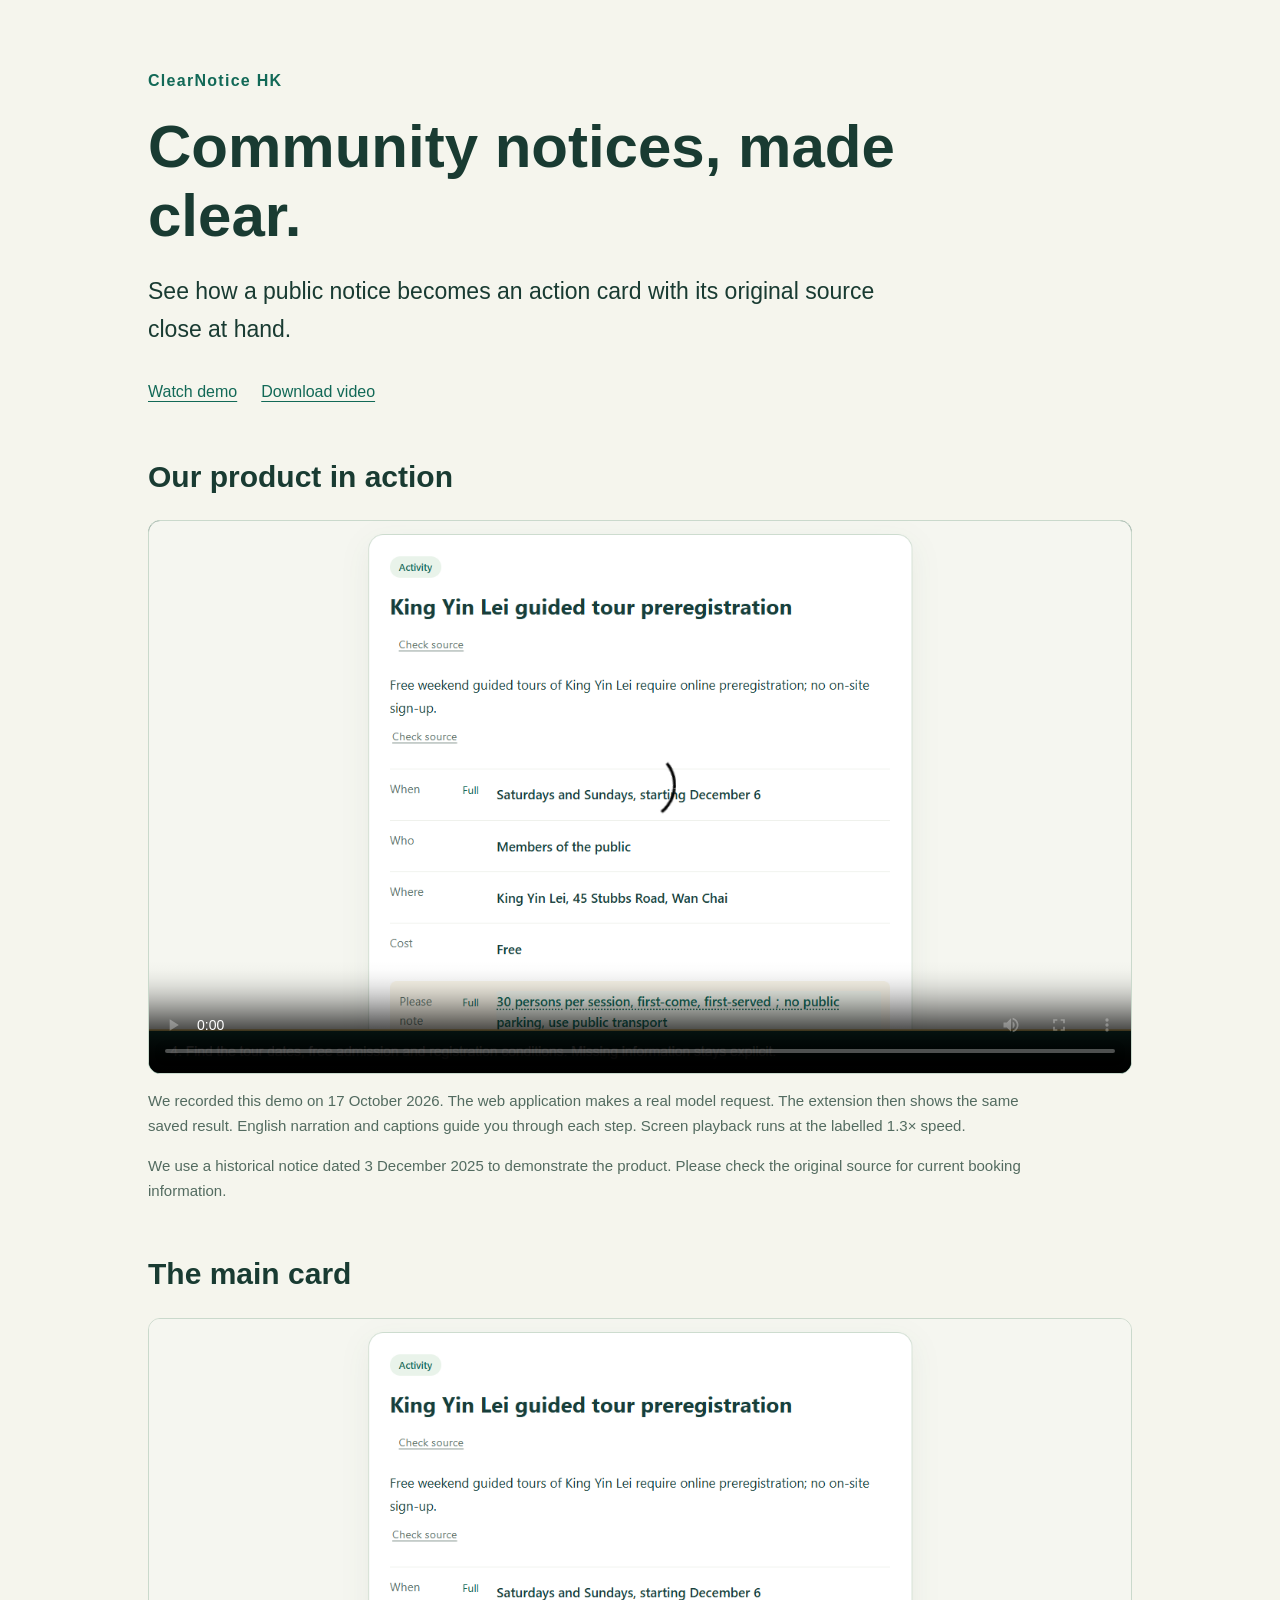
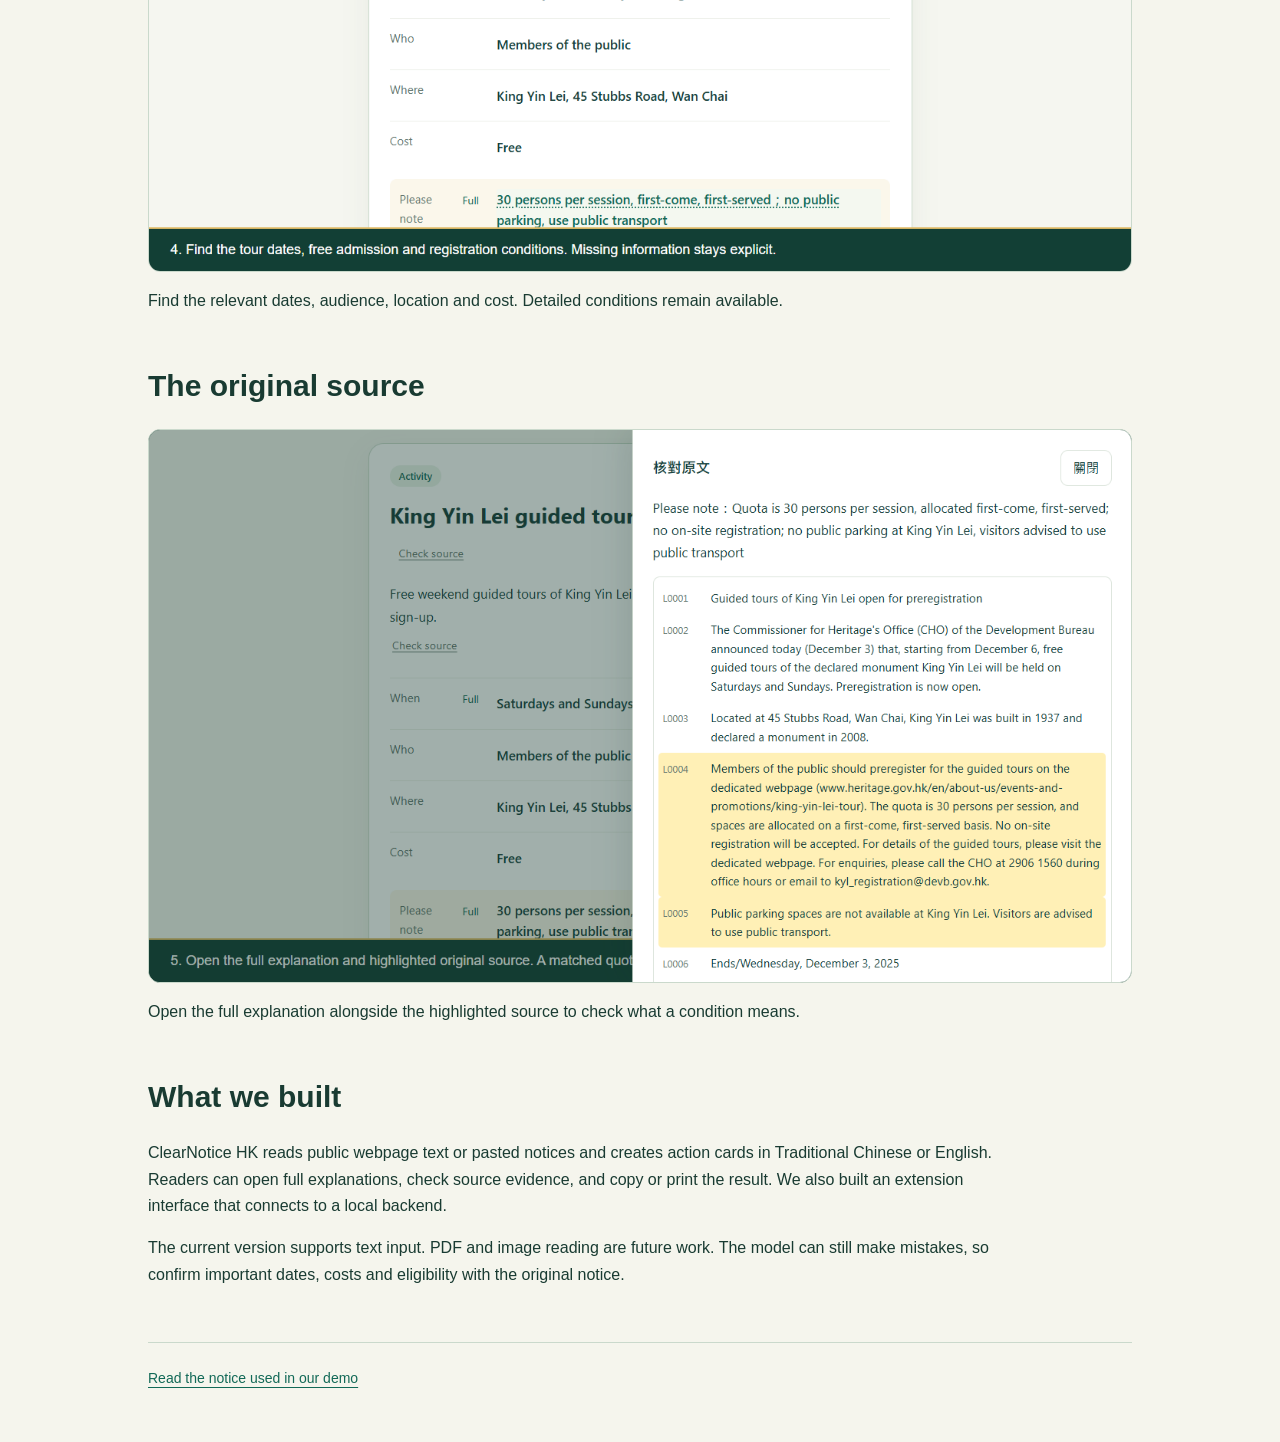
<file: index.html>
<!doctype html>
<html lang="en"><head><meta charset="utf-8"><meta name="viewport" content="width=device-width,initial-scale=1"><meta http-equiv="refresh" content="0; url=submission/"><title>ClearNotice HK demo</title></head><body><p><a href="submission/">Open the ClearNotice HK video demonstration</a></p></body></html>
</file>
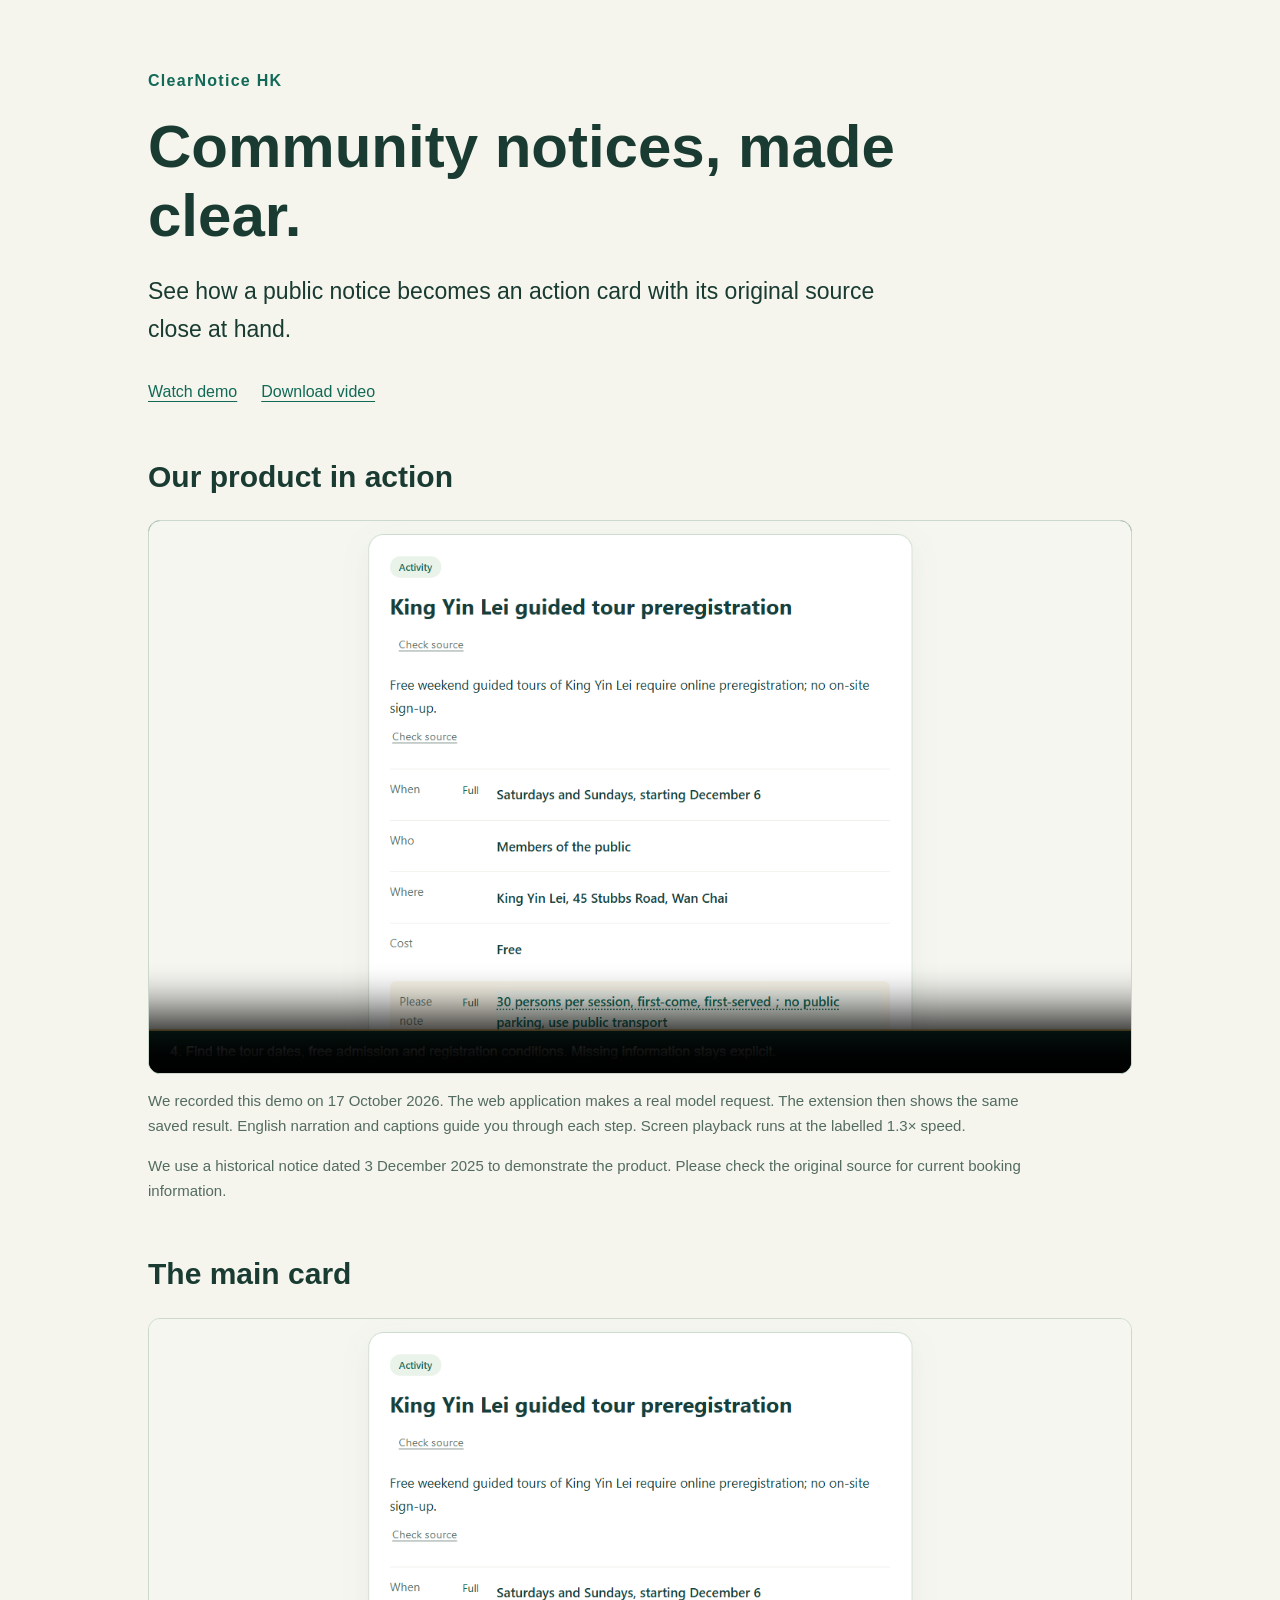
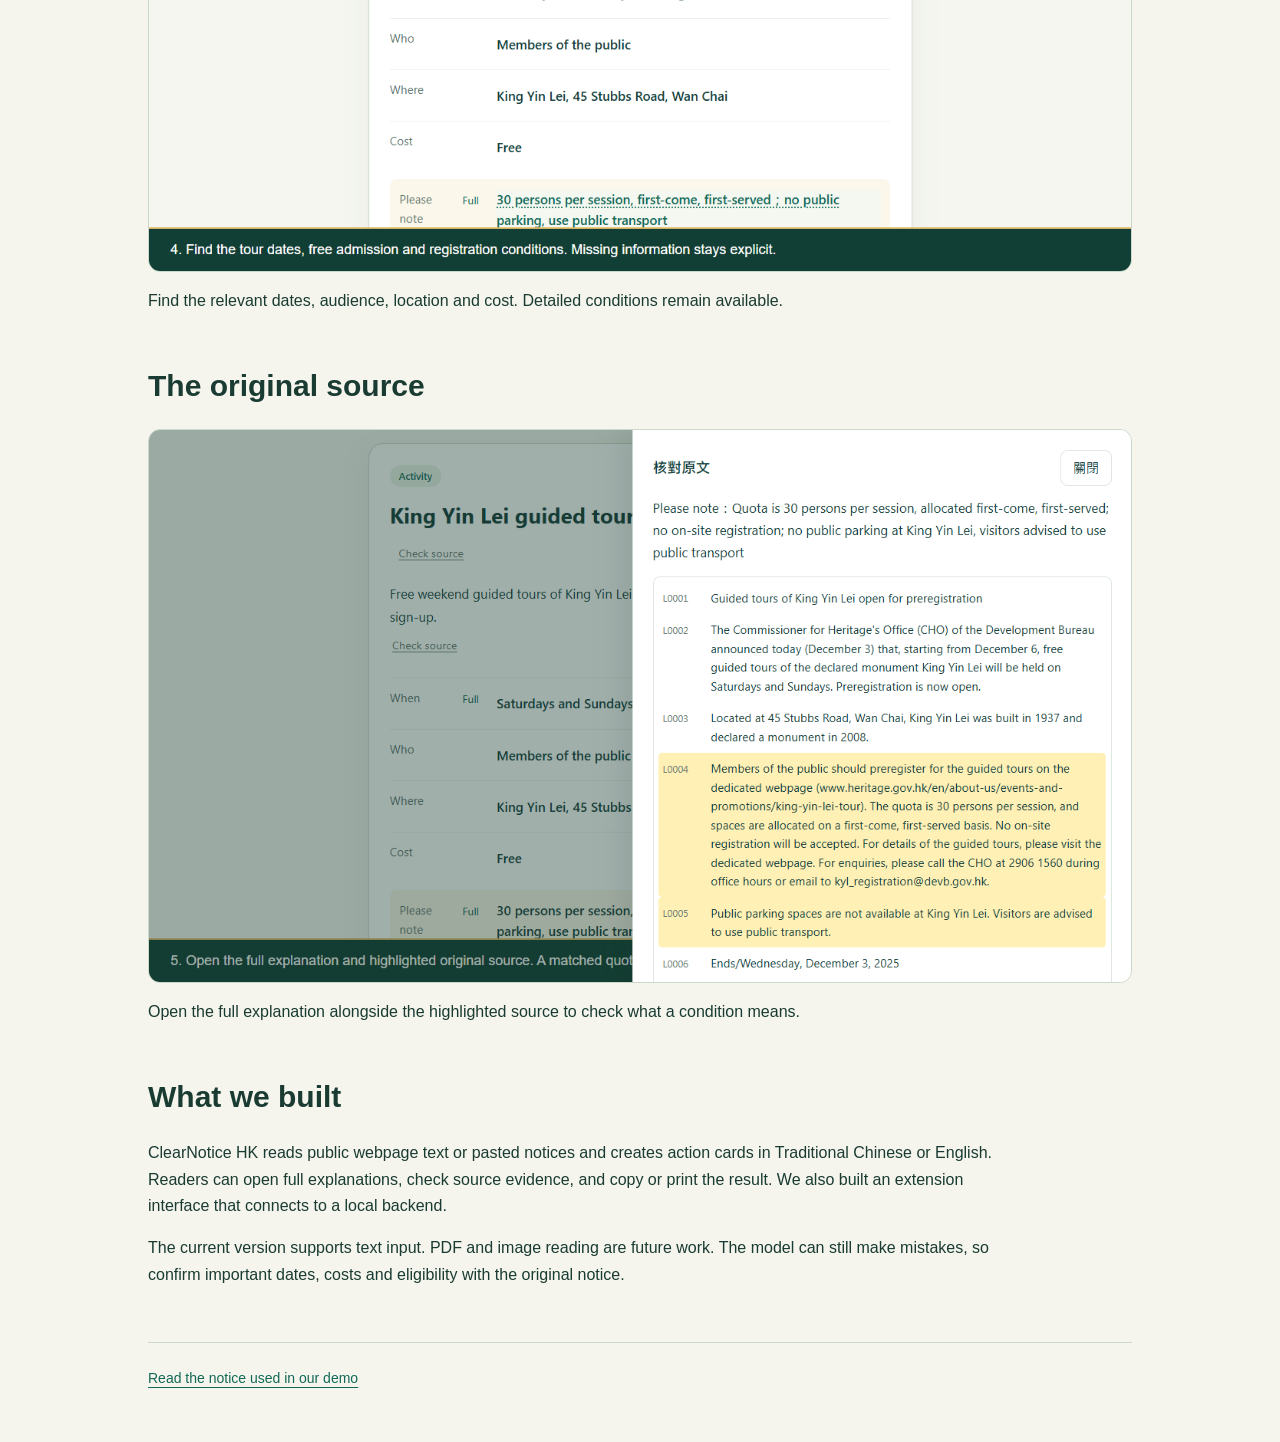
<file: submission/index.html>
<!doctype html>
<html lang="en"><head><meta charset="utf-8"><meta name="viewport" content="width=device-width,initial-scale=1"><title>ClearNotice HK — Product demonstration</title><link rel="stylesheet" href="demo.css"></head>
<body><main><p class="eyebrow">ClearNotice HK</p><h1>Community notices, made clear.</h1><p class="lead">See how a public notice becomes an action card with its original source close at hand.</p><nav><a href="#video-title">Watch demo</a><a href="demo/ClearNotice_HK_demo_2026-10-17.mp4?v=web1" download="ClearNotice_HK_demo.mp4">Download video</a></nav>
<section aria-labelledby="video-title"><h2 id="video-title">Our product in action</h2><video controls playsinline preload="auto" poster="assets/card-overview.png"><source src="demo/ClearNotice_HK_demo_2026-10-17.mp4?v=web1" type="video/mp4">Your browser cannot play this video. Use the download link above.</video><p class="caption">We recorded this demo on 17 October 2026. The web application makes a real model request. The extension then shows the same saved result. English narration and captions guide you through each step. Screen playback runs at the labelled 1.3× speed.</p><p class="caption">We use a historical notice dated 3 December 2025 to demonstrate the product. Please check the original source for current booking information.</p></section>
<section><h2>The main card</h2><img src="assets/card-overview.png" alt="English action card for a historical heritage-tour notice"><p>Find the relevant dates, audience, location and cost. Detailed conditions remain available.</p></section>
<section><h2>The original source</h2><img src="assets/source-detail.png" alt="Full condition explanation with highlighted source paragraphs"><p>Open the full explanation alongside the highlighted source to check what a condition means.</p></section>
<section><h2>What we built</h2><p>ClearNotice HK reads public webpage text or pasted notices and creates action cards in Traditional Chinese or English. Readers can open full explanations, check source evidence, and copy or print the result. We also built an extension interface that connects to a local backend.</p><p>The current version supports text input. PDF and image reading are future work. The model can still make mistakes, so confirm important dates, costs and eligibility with the original notice.</p></section>
<footer><a href="https://www.info.gov.hk/gia/general/202512/03/P2025120300508.htm">Read the notice used in our demo</a></footer></main></body></html>
</file>
<file: submission/demo.css>
:root{font-family:Arial,sans-serif;color:#193b32;background:#f5f5ed;line-height:1.65}*{box-sizing:border-box}body{margin:0}main{max-width:1040px;margin:auto;padding:52px 28px}.eyebrow{color:#126957;font-weight:700;letter-spacing:.08em}h1{font-size:clamp(36px,5vw,60px);line-height:1.15;max-width:900px;margin:18px 0}h2{font-size:30px;line-height:1.25}.lead{font-size:23px;max-width:780px}nav{display:flex;gap:24px;flex-wrap:wrap;margin:30px 0 42px}a{color:#126957;text-underline-offset:4px}a:focus-visible{outline:3px solid #b88930;outline-offset:5px}section{margin-top:52px}video,img{display:block;width:100%;height:auto;border:1px solid #cad9cc;border-radius:12px;background:#153f35}.caption{font-size:15px;color:#536b60}section>p{max-width:880px}footer{border-top:1px solid #cad9cc;margin-top:54px;padding-top:24px;font-size:14px;color:#536b60}@media(max-width:600px){main{padding:28px 18px}h2{font-size:25px}.lead{font-size:20px}nav{gap:16px}.caption{font-size:14px}}
</file>
